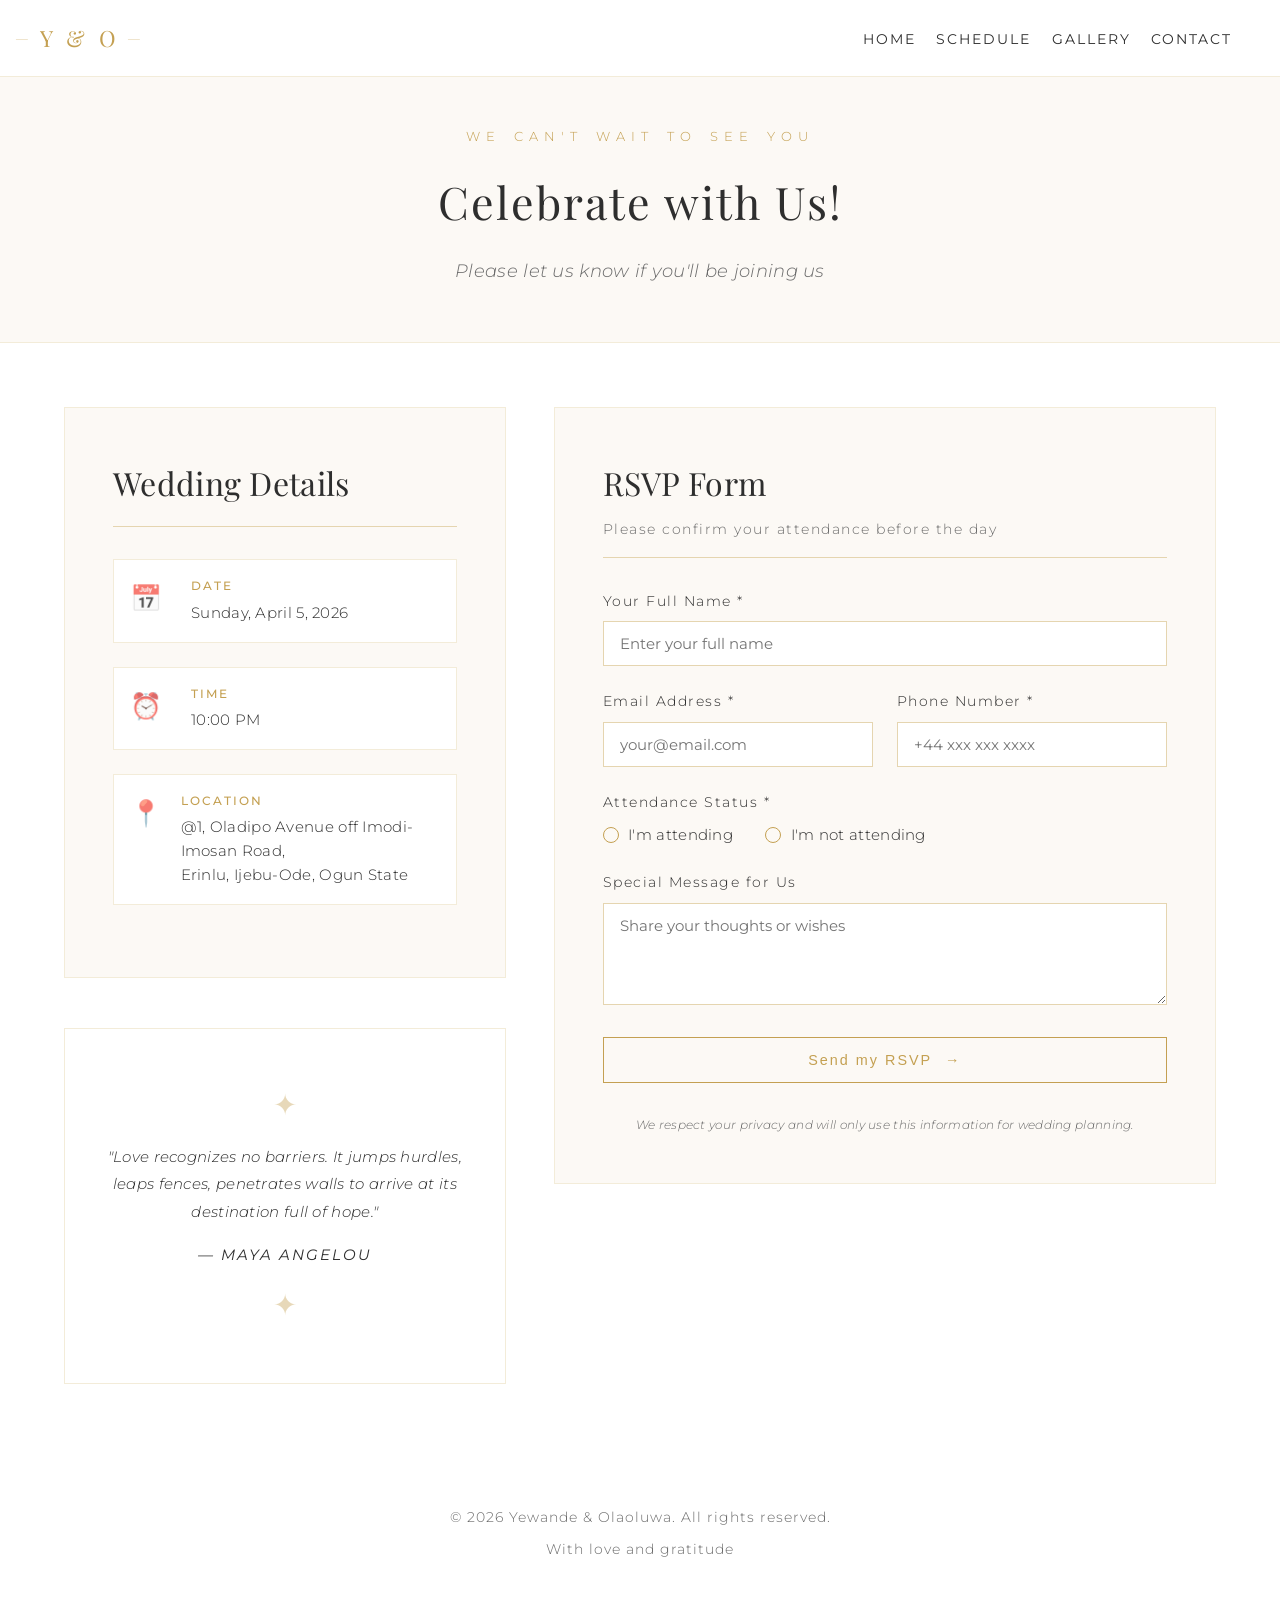
<file: rsvp.html>
<!DOCTYPE html>
<html lang="en">
<head>
    <meta charset="UTF-8">
    <meta name="viewport" content="width=device-width, initial-scale=1.0">
    <title>RSVP - Yewande & Olaoluwa's Wedding</title>
    <link rel="stylesheet" href="style.css">
    <link href="https://fonts.googleapis.com/css2?family=Playfair+Display:wght@300;400;600;700&family=Montserrat:wght@300;400;500;600&display=swap" rel="stylesheet">
</head>
<body class="rsvp-page">
    <nav class="navbar">
        <div class="nav-container">
            <a href="index.html" class="logo">Y & O</a>
            <div class="hamburger" id="hamburger">
                <span></span>
                <span></span>
                <span></span>
            </div>
            <div class="nav-menu" id="navMenu">
                <a href="index.html#home" class="nav-link">Home</a>
                <a href="index.html#schedule" class="nav-link">Schedule</a>
                <a href="index.html#gallery" class="nav-link">Gallery</a>
                <a href="index.html#contact" class="nav-link">Contact</a>
            </div>
        </div>
    </nav>

    <section class="rsvp-hero">
        <div class="rsvp-hero-pattern">
            <div class="pattern-dot"></div>
            <div class="pattern-dot"></div>
            <div class="pattern-dot"></div>
        </div>
        <div class="rsvp-hero-content">
            <span class="hero-pre-title">We Can't Wait to See You</span>
            <h1>Celebrate with Us!</h1>
            <p>Please let us know if you'll be joining us</p>
        </div>
    </section>

    <section class="rsvp-container">
        <div class="rsvp-wrapper">
            <div class="rsvp-left">
                <div class="rsvp-info">
                    <h2>Wedding Details</h2>
                    <div class="info-item">
                        <span class="info-icon">📅</span>
                        <div>
                            <h4>Date</h4>
                            <p>Sunday, April 5, 2026</p>
                        </div>
                    </div>
                    <div class="info-item">
                        <span class="info-icon">⏰</span>
                        <div>
                            <h4>Time</h4>
                            <p>10:00 PM</p>
                        </div>
                    </div>
                    <div class="info-item">
                        <span class="info-icon">📍</span>
                        <div>
                            <h4>Location</h4>
                            <p class="detail-value">@1, Oladipo Avenue off Imodi-Imosan Road,<br>
                                    Erinlu, Ijebu-Ode, Ogun State<br>
                                    </p>
                        </div>
                    </div>
                </div>

                <div class="rsvp-decorative">
                    <div class="decoration-element">✦</div>
                    <p>"Love recognizes no barriers. It jumps hurdles, leaps fences, penetrates walls to arrive at its destination full of hope."</p>
                    <p class="quote-author">— Maya Angelou</p>
                    <div class="decoration-element">✦</div>
                </div>
            </div>

            <div class="rsvp-right">
                <div class="rsvp-form-container">
                    <h2>RSVP Form</h2>
                    <p class="form-subtitle">Please confirm your attendance before the day</p>

                    <form id="rsvpForm" class="rsvp-form">
                        <div class="form-group">
                            <label for="fullName" class="form-label">Your Full Name *</label>
                            <input type="text" id="fullName" name="fullName" placeholder="Enter your full name" required>
                        </div>

                        <div class="form-row">
                            <div class="form-group">
                                <label for="email" class="form-label">Email Address *</label>
                                <input type="email" id="email" name="email" placeholder="your@email.com" required>
                            </div>

                            <div class="form-group">
                                <label for="phone" class="form-label">Phone Number *</label>
                                <input type="tel" id="phone" name="phone" placeholder="+44 xxx xxx xxxx" required>
                            </div>
                        </div>

                        <div class="form-group">
                            <label class="form-label">Attendance Status *</label>
                            <div class="radio-group">
                                <div class="radio-item">
                                    <input type="radio" id="attending" name="attendance" value="Attending" required>
                                    <label for="attending" class="radio-label">I'm attending</label>
                                </div>
                                <div class="radio-item">
                                    <input type="radio" id="notAttending" name="attendance" value="Not Attending" required>
                                    <label for="notAttending" class="radio-label">I'm not attending</label>
                                </div>
                            </div>
                        </div>

                        <div class="form-group" id="guestCountGroup" style="display: none;">
                            <label class="form-label">Will you bring a Plus One? *</label>
                            <div class="radio-group">
                                <div class="radio-item">
                                    <input type="radio" id="plus1Yes" name="plusOne" value="Yes">
                                    <label for="plus1Yes" class="radio-label">Yes, I'll bring someone</label>
                                </div>
                                <div class="radio-item">
                                    <input type="radio" id="plus1No" name="plusOne" value="No">
                                    <label for="plus1No" class="radio-label">No, I'll come alone</label>
                                </div>
                            </div>
                        </div>

                        <div class="form-group">
                            <label for="message" class="form-label">Special Message for Us</label>
                            <textarea id="message" name="message" placeholder="Share your thoughts or wishes" rows="4"></textarea>
                        </div>

                        <button type="submit" class="submit-btn" id="submitBtn">
                            <span>Send my RSVP</span>
                            <span class="submit-icon">→</span>
                        </button>
                    </form>

                    <div id="successMessage" class="success-message" style="display: none;">
                        <div class="success-icon">✓</div>
                        <h3>Thank You!</h3>
                        <p>Your RSVP has been submitted successfully.</p>
                        <p>A confirmation email will be sent to you shortly.</p>
                        <a href="index.html" class="back-home-btn">Return to Homepage</a>
                    </div>

                    <p class="form-note">We respect your privacy and will only use this information for wedding planning.</p>
                </div>
            </div>
        </div>
    </section>

    <footer class="footer">
        <div class="footer-content">
            <p>&copy; 2026 Yewande & Olaoluwa. All rights reserved.</p>
            <p class="footer-heart">With love and gratitude</p>
        </div>
    </footer>

    <script src="app.js"></script>
</body>
</html>
</file>
<file: style.css>
* {
    margin: 0;
    padding: 0;
    box-sizing: border-box;
}

:root {
    --pure-white: #ffffff;
    --warm-white: #fcf9f5;
    --soft-white: #faf7f2;
    --rich-gold: #c4a052;
    --antique-gold: #b38b3a;
    --pale-gold: #e5d5b0;
    --light-gold: #f3ecd9;
    --charcoal: #2e2e2e;
    --soft-charcoal: #4a4a4a;
    --warm-gray: #6b6b6b;
    --gold-glow: rgba(196, 160, 82, 0.15);
    --gold-fade: rgba(196, 160, 82, 0.08);
}

html {
    scroll-behavior: smooth;
}

body {
    font-family: 'Montserrat', 'Georgia', serif;
    background: var(--pure-white);
    color: var(--charcoal);
    line-height: 1.7;
    font-weight: 300;
    letter-spacing: 0.3px;
}

#envelope-wrapper {
    position: fixed;
    inset: 0;
    display: flex;
    align-items: center;
    justify-content: center;
    background: var(--pure-white);
    z-index: 2000;
    cursor: pointer;
    transition: opacity 0.8s ease, visibility 0.8s ease;
}

#envelope-wrapper.fade-out {
    opacity: 0;
    visibility: hidden;
}

.envelope-container {
    display: flex;
    flex-direction: column;
    align-items: center;
    gap: 2rem;
}

.envelope {
    position: relative;
    width: 340px;
    height: 240px;
    background: var(--warm-white);
    border: 1px solid var(--pale-gold);
    box-shadow: 0 15px 35px -10px var(--gold-glow);
    transition: transform 0.4s ease;
}

.envelope:hover {
    transform: translateY(-5px);
}

.envelope-flap {
    position: absolute;
    top: 0;
    left: 0;
    width: 100%;
    height: 45%;
    background: linear-gradient(145deg, var(--rich-gold), var(--antique-gold));
    transform-origin: top;
    transform: rotateX(0deg);
    transition: transform 0.5s cubic-bezier(0.4, 0, 0.2, 1);
    z-index: 2;
    border-bottom: 2px solid var(--rich-gold);
    clip-path: polygon(0% 0%, 100% 0%, 100% 85%, 50% 100%, 0% 85%);
}

.envelope-body {
    position: absolute;
    bottom: 0;
    left: 0;
    width: 100%;
    height: 65%;
    background: var(--pure-white);
    display: flex;
    align-items: center;
    justify-content: center;
}

.wax-seal {
    width: 90px;
    height: 90px;
    background: radial-gradient(circle at 30% 30%, var(--rich-gold), var(--antique-gold) 80%);
    border-radius: 50%;
    display: flex;
    align-items: center;
    justify-content: center;
    box-shadow: 0 5px 15px rgba(196, 160, 82, 0.3);
    border: 2px solid var(--pale-gold);
    position: relative;
}

.monogram {
    font-family: 'Playfair Display', serif;
    color: var(--pure-white);
    font-weight: 400;
    font-size: 26px;
    letter-spacing: 4px;
    text-shadow: 1px 1px 2px rgba(0,0,0,0.1);
}

.tap-hint {
    font-family: 'Montserrat', sans-serif;
    color: var(--antique-gold);
    font-size: 11px;
    letter-spacing: 5px;
    text-transform: uppercase;
    position: relative;
    padding-top: 0.5rem;
}

.navbar {
    position: fixed;
    top: 0;
    width: 100%;
    background: rgba(255, 255, 255, 0.98);
    border-bottom: 1px solid var(--light-gold);
    z-index: 1000;
    backdrop-filter: blur(8px);
}

.nav-container {
    max-width: 1400px;
    margin: 0 auto;
    padding: 1.2rem 2.5rem;
    display: flex;
    justify-content: space-between;
    align-items: center;
}

.logo {
    font-size: 1.4rem;
    font-weight: 300;
    color: var(--rich-gold);
    letter-spacing: 4px;
    text-decoration: none;
    position: relative;
    cursor: pointer;
    font-family: 'Playfair Display', serif;
}

.logo::before,
.logo::after {
    content: '—';
    position: absolute;
    top: 50%;
    transform: translateY(-50%);
    font-size: 1rem;
    color: var(--pale-gold);
    font-weight: 100;
}

.logo::before {
    left: -25px;
}

.logo::after {
    right: -25px;
}

.hamburger {
    display: none;
    flex-direction: column;
    cursor: pointer;
    gap: 5px;
    z-index: 1001;
}

.hamburger span {
    width: 25px;
    height: 2px;
    background: var(--rich-gold);
    transition: all 0.3s ease;
}

.hamburger.active span:nth-child(1) {
    transform: rotate(45deg) translate(5px, 5px);
}

.hamburger.active span:nth-child(2) {
    opacity: 0;
}

.hamburger.active span:nth-child(3) {
    transform: rotate(-45deg) translate(7px, -6px);
}


@media (max-width: 768px) {
    .hamburger {
        display: flex;
        flex-direction: column;
        cursor: pointer;
        gap: 5px;
        width: 30px;
        height: 24px;
        position: relative;
    }
    
    .hamburger span {
        display: block;
        width: 25px;
        height: 2px;
        background: var(--rich-gold);
        transition: all 0.3s ease-in-out;
        transform-origin: center;
    }
    
    .hamburger.active span:nth-child(1) {
        transform: translateY(7px) rotate(45deg);
    }
    
    .hamburger.active span:nth-child(2) {
        opacity: 0;
        transform: scaleX(0);
    }
    
    .hamburger.active span:nth-child(3) {
        transform: translateY(-7px) rotate(-45deg);
    }
    
    .nav-menu {
        display: none;
        flex-direction: column;
        position: absolute;
        top: 100%;
        left: 0;
        right: 0;
        background: var(--pure-white);
        border-bottom: 1px solid var(--light-gold);
        padding: 2rem;
        text-align: center;
        gap: 1.5rem;
    }

    .nav-link {
        font-size: 1.1rem;
        padding: 0.8rem;
        display: block;
    }

    .nav-menu.active {
        display: flex;
    }
    
    .logo::before,
    .logo::after {
        display: none;
    }
}

.nav-menu {
    gap: 3rem;
}

.nav-link {
    color: var(--charcoal);
    text-decoration: none;
    font-size: 0.9rem;
    font-weight: bolder;
    letter-spacing: 2px;
    text-transform: uppercase;
    transition: color 0.2s ease;
    padding: 0.5rem 0.5rem;
}

.nav-link:hover {
    color: var(--rich-gold);
}

.hero {
    position: relative;
    min-height: 100vh;
    display: flex;
    align-items: center;
    justify-content: center;
    margin-top: 70px;
    overflow: hidden;
}

.slideshow-container {
    position: absolute;
    top: 0;
    left: 0;
    width: 100%;
    height: 100%;
    z-index: 0;
}

.slide {
    position: absolute;
    top: 0;
    left: 0;
    width: 100%;
    height: 100%;
    background-size: cover;
    background-repeat: no-repeat;
    opacity: 0;
    animation: slideshow 15s infinite;
}

.slide:nth-child(1) {
    animation-delay: 0s;
    background-position: center;
}

.slide:nth-child(2) {
    animation-delay: 5s;
    background-position: center 26%;
}

.slide:nth-child(3) {
    animation-delay: 10s;
    background-position: center;
}

@keyframes slideshow {
    0% {opacity: 0;}
    5% {opacity: 1;}
    25% {opacity: 1;}
}

@media (max-width: 768px) {
    .slide {
        background-size: cover;
        background-position: center 3;
    }
}

.hero-overlay {
    position: absolute;
    top: 0;
    left: 0;
    width: 100%;
    height: 100%;
    background: rgba(0,0,0,0.5);
    z-index: 1;
}

.hero-content {
    position: relative;
    z-index: 2;
    text-align: center;
    max-width: 900px;
    padding: 3rem 2rem;
    animation: fadeIn 1.2s ease;
}

@keyframes fadeIn {
    from { opacity: 0; transform: translateY(20px); }
    to { opacity: 1; transform: translateY(0); }
}

.hero-pre-title {
    display: block;
    font-size: 0.8rem;
    letter-spacing: 8px;
    text-transform: uppercase;
    color: var(--rich-gold);
    margin-bottom: 1.5rem;
    font-weight: 300;
    word-spacing: 4px;
}

.hero-title {
    font-size: 4.6rem;
    font-weight: 300;
    letter-spacing: 2px;
    margin-bottom: 1.5rem;
    line-height: 1.3;
    font-family: 'Playfair Display', serif;
    color: rgba(49, 49, 49, 0.733);
}

.ampersand {
    font-family: 'Playfair Display', serif;
    font-style: italic;
    color: var(--rich-gold);
    font-size: 1.3em;
    margin: 0 0.8rem;
    font-weight: 300;
}

.hero-subtitle {
    font-size: clamp(1rem, 2.2vw, 1.2rem);
    font-weight: 300;
    margin: 2rem auto;
    color: var(--warm-gray);
    letter-spacing: 0.5px;
    font-style: italic;
    max-width: 500px;
    line-height: 1.8;
}

.hero-date {
    font-size: clamp(1rem, 2vw, 1.1rem);
    color: var(--rich-gold);
    font-weight: 300;
    margin: 2.5rem 0;
    letter-spacing: 3px;
    border-top: 1px solid var(--light-gold);
    border-bottom: 1px solid var(--light-gold);
    display: inline-block;
    padding: 10px 30px;
}

.cta-button {
    display: inline-block;
    padding: 16px 52px;
    background: transparent;
    color: var(--rich-gold);
    text-decoration: none;
    border: 1px solid var(--rich-gold);
    font-size: 0.9rem;
    font-weight: 400;
    letter-spacing: 3px;
    transition: all 0.3s ease;
    cursor: pointer;
}

.cta-button:hover {
    background: var(--rich-gold);
    color: var(--pure-white);
    border-color: var(--rich-gold);
}

.schedule-section {
    padding: 6rem 1.5rem;
    background: var(--warm-white);
}

.section-wrapper {
    max-width: 900px;
    margin: 0 auto;
    padding: 0 1.5rem;
}

.section-title {
    font-size: clamp(1.8rem, 4vw, 2.8rem);
    text-align: center;
    color: var(--charcoal);
    margin-bottom: 0.5rem;
    font-weight: 300;
    letter-spacing: 1px;
    font-family: 'Playfair Display', serif;
    text-transform: uppercase;
}

.divider-center {
    display: flex;
    align-items: center;
    justify-content: center;
    margin: 1.5rem auto 2.5rem;
}

.divider-icon-large {
    font-size: 1.8rem;
    color: var(--rich-gold);
    opacity: 0.5;
}

.wedding-event-card {
    background: var(--pure-white);
    padding: clamp(2rem, 5vw, 3.5rem);
    box-shadow: 0 20px 40px -15px var(--gold-glow);
    border: 1px solid var(--light-gold);
    max-width: 700px;
    margin: 0 auto;
    transition: transform 0.3s ease;
}

.wedding-event-card:hover {
    transform: translateY(-5px);
}

.event-header {
    text-align: center;
    margin-bottom: 2.5rem;
}

.event-icon {
    font-size: 2.8rem;
    margin-bottom: 1rem;
    color: var(--rich-gold);
    opacity: 0.7;
}

.event-title {
    font-size: clamp(1.6rem, 3vw, 2rem);
    color: var(--charcoal);
    margin-bottom: 1rem;
    font-weight: 300;
    letter-spacing: 0.5px;
    font-family: 'Playfair Display', serif;
}

.time-badge {
    display: inline-block;
    background: transparent;
    color: var(--rich-gold);
    padding: 8px 28px;
    border: 1px solid var(--pale-gold);
    font-size: 0.95rem;
    font-weight: 300;
    letter-spacing: 3px;
}

.event-details {
    margin: 2.5rem 0;
}

.detail-item {
    display: flex;
    gap: 1.2rem;
    margin-bottom: 1.2rem;
    padding: 1rem 1.5rem;
    background: var(--warm-white);
    transition: all 0.2s ease;
}

.detail-item:hover {
    background: var(--light-gold);
}

.detail-icon {
    font-size: 1.6rem;
    width: 45px;
    display: flex;
    align-items: flex-start;
    opacity: 0.6;
}

.detail-label {
    color: var(--rich-gold);
    font-size: 0.75rem;
    font-weight: 500;
    margin-bottom: 0.2rem;
    letter-spacing: 2px;
    text-transform: uppercase;
}

.detail-value {
    color: var(--charcoal);
    font-size: 0.95rem;
    line-height: 1.6;
}

.event-buttons {
    display: grid;
    grid-template-columns: 1fr 1fr;
    gap: 1.5rem;
    margin-top: 2.5rem;
}

.event-btn {
    padding: 12px 24px;
    border: 1px solid var(--pale-gold);
    background: transparent;
    color: var(--charcoal);
    cursor: pointer;
    transition: all 0.3s ease;
    font-weight: 300;
    font-size: 0.85rem;
    display: flex;
    align-items: center;
    justify-content: center;
    gap: 0.6rem;
    letter-spacing: 1.5px;
}

.btn-icon {
    font-size: 1rem;
    opacity: 0.5;
}

.event-btn:hover {
    border-color: var(--rich-gold);
    color: var(--rich-gold);
}

.event-btn:hover .btn-icon {
    opacity: 1; 
}

.gallery-section {
    padding: 4rem 1.5rem;
    background: var(--pure-white);
}

.gallery-grid {
    display: flex;
    flex-wrap: wrap;
    justify-content: center;
    gap: 20px;
    max-width: 1200px;
    margin: 2rem auto 0;
}

.gallery-grid img{
    height: auto;
    max-width: 300px;
    width: 100%;
    border-radius: 8px;
    object-fit: cover;
}

.gallery-grid video{
    height: auto;
    max-width: 300px;
    width: 100%;
    border-radius: 8px;
}

.gallery-item {
    position: relative;
    overflow: hidden;
    border-radius: 8px;
    cursor: pointer;
    margin: 0 auto;
    box-shadow: 0 2px 8px rgba(0, 0, 0, 0.1);
}

.gallery-item img{
    object-fit: cover;
    transition: transform 0.3s ease;
}

.gallery-item video{
    object-fit: cover;
    transition: transform 0.3s ease;
}

.gallery-overlay {
    display: none;
}

.video-thumbnail {
    position: relative;
    cursor: pointer;
    border-radius: 8px;
    overflow: hidden;
    max-width: 300px;
    width: 100%;
    box-shadow: 0 2px 8px rgba(0, 0, 0, 0.1);
    transition: transform 0.3s ease;
}

.video-thumbnail:hover {
    transform: scale(1.02);
}

.video-thumbnail video {
    width: 100%;
    height: auto;
    display: block;
    pointer-events: none;
}

.play-button {
    position: absolute;
    top: 50%;
    left: 50%;
    transform: translate(-50%, -50%);
    width: 50px;
    height: 50px;
    background: rgba(196, 160, 82, 0.9);
    border-radius: 50%;
    display: flex;
    align-items: center;
    justify-content: center;
    color: white;
    font-size: 20px;
    transition: all 0.3s ease;
    pointer-events: none;
}

.video-thumbnail:hover .play-button {
    background: var(--rich-gold);
    transform: translate(-50%, -50%) scale(1.1);
}

.video-modal {
    display: none;
    position: fixed;
    top: 0;
    left: 0;
    width: 100%;
    height: 100%;
    background: rgba(0, 0, 0, 0.9);
    z-index: 2000;
    align-items: center;
    justify-content: center;
    cursor: pointer;
}

.video-modal-content {
    position: relative;
    width: 90%;
    max-width: 900px;
    background: black;
    border-radius: 8px;
    overflow: hidden;
    cursor: default;
}

.close-modal {
    position: absolute;
    top: -40px;
    right: 0;
    color: white;
    font-size: 35px;
    font-weight: bold;
    cursor: pointer;
    transition: color 0.3s ease;
    z-index: 10;
}

.close-modal:hover {
    color: var(--rich-gold);
}

#modalVideo {
    width: 100%;
    height: auto;
    display: block;
}

@media (max-width: 768px) {
    .video-thumbnail {
        max-width: 200px;
    }
    
    .play-button {
        width: 40px;
        height: 40px;
        font-size: 16px;
    }
    
    .close-modal {
        top: -35px;
        font-size: 30px;
    }
    
    .video-modal-content {
        width: 95%;
    }

    .gallery-grid {
        gap: 15px;
    }

    .gallery-grid img,
    .gallery-grid video {
        max-width:200px;
    }
}

@media (max-width: 480px) {
    .video-thumbnail {
        max-width: 150px;
    }
    
    .play-button {
        width: 35px;
        height: 35px;
        font-size: 14px;
    }

    .gallery-grid {
        gap: 10px;
    }

    .gallery-grid img,
    .gallery-grid video{
        max-width: 150px;
    }
}

.contact-section {
    padding: 6rem 1.5rem;
    background: var(--pure-white);
}

.contact-content {
    display: grid;
    grid-template-columns: repeat(auto-fit, minmax(280px, 1fr));
    gap: 2.5rem;
    margin-top: 3rem;
    max-width: 800px;
    margin-left: auto;
    margin-right: auto;
}

.contact-card-inner {
    background: var(--warm-white);
    padding: 2.5rem 2rem;
    text-align: center;
    border: 1px solid var(--light-gold);
    transition: all 0.3s ease;
}

.contact-card-inner:hover {
    border-color: var(--rich-gold);
    transform: translateY(-3px);
    box-shadow: 0 15px 30px -10px var(--gold-glow);
}

.contact-icon {
    font-size: 2.2rem;
    margin-bottom: 1rem;
    color: var(--rich-gold);
    opacity: 0.7;
}

.contact-card h3 {
    color: var(--rich-gold);
    font-size: 0.9rem;
    margin-bottom: 0.5rem;
    font-weight: 400;
    letter-spacing: 3px;
    text-transform: uppercase;
}

.contact-name {
    font-size: 1.8rem;
    color: var(--charcoal);
    font-weight: 300;
    margin: 0.8rem 0 1.2rem;
    font-family: 'Playfair Display', serif;
}

.contact-phone {
    display: inline-flex;
    align-items: center;
    gap: 0.8rem;
    color: var(--warm-gray);
    text-decoration: none;
    font-size: 0.95rem;
    font-weight: 300;
    transition: color 0.2s ease;
    padding: 0.6rem 1.2rem;
    border: 1px solid var(--light-gold);
}

.contact-phone:hover {
    color: var(--rich-gold);
    border-color: var(--rich-gold);
}

.cta-section {
    padding: 6rem 1.5rem;
    background: var(--warm-white);
    text-align: center;
    color: var(--charcoal);
    border-top: 1px solid var(--light-gold);
    border-bottom: 1px solid var(--light-gold);
}

.cta-section h2 {
    font-size: clamp(1.8rem, 4vw, 2.8rem);
    margin-bottom: 1rem;
    font-weight: 300;
    letter-spacing: 2px;
    font-family: 'Playfair Display', serif;
    color: var(--charcoal);
}

.cta-section p {
    font-size: clamp(0.95rem, 2vw, 1.1rem);
    margin-bottom: 2.5rem;
    color: var(--warm-gray);
    font-style: italic;
    max-width: 450px;
    margin-left: auto;
    margin-right: auto;
}

.cta-button-large {
    display: inline-block;
    padding: 16px 52px;
    background: transparent;
    color: var(--rich-gold);
    text-decoration: none;
    border: 1px solid var(--rich-gold);
    font-size: 0.95rem;
    font-weight: 400;
    letter-spacing: 3px;
    transition: all 0.3s ease;
}

.cta-button-large:hover {
    background: var(--rich-gold);
    color: var(--pure-white);
    border-color: var(--rich-gold);
}

.footer {
    padding: 3rem 1.5rem;
    background: var(--pure-white);
    color: var(--warm-gray);
    text-align: center;
}

.footer-content {
    max-width: 500px;
    margin: 0 auto;
}

.footer p {
    margin: 0.6rem 0;
    font-size: 0.85rem;
    letter-spacing: 1px;
    font-weight: 300;
}

.footer-heart {
    font-size: 0.8rem;
}

.heart {
    color: var(--rich-gold);
}

.rsvp-page {
    background: var(--pure-white);
}

.rsvp-hero {
    background: var(--warm-white);
    min-height: 30vh;
    display: flex;
    align-items: center;
    justify-content: center;
    text-align: center;
    margin-top: 70px;
    padding: 3.5rem 2rem;
    border-bottom: 1px solid var(--light-gold);
}

.rsvp-hero-content {
    max-width: 650px;
}

.rsvp-hero-content .hero-pre-title {
    color: var(--rich-gold);
    font-size: 0.8rem;
    letter-spacing: 6px;
    margin-bottom: 1rem;
}

.rsvp-hero-content h1 {
    font-size: clamp(1.8rem, 3.5vw, 3rem);
    font-weight: 300;
    letter-spacing: 2px;
    margin-bottom: 1rem;
    font-family: 'Playfair Display', serif;
    color: var(--charcoal);
}

.rsvp-hero-content p {
    font-size: clamp(0.95rem, 2vw, 1.1rem);
    color: var(--warm-gray);
    font-style: italic;
}

.rsvp-container {
    padding: 4rem 1.5rem;
    max-width: 1200px;
    margin: 0 auto;
}

.rsvp-wrapper {
    display: grid;
    grid-template-columns: 1fr 1.5fr;
    gap: 3rem;
    align-items: start;
}

@media (max-width: 900px) {
    .rsvp-wrapper {
        grid-template-columns: 1fr;
        gap: 2rem;
    }
    
    .rsvp-left {
        max-width: 550px;
        margin: 0 auto;
    }
}

.rsvp-info {
    background: var(--warm-white);
    padding: clamp(2rem, 4vw, 3rem);
    border: 1px solid var(--light-gold);
}

.rsvp-info h2 {
    font-size: clamp(1.5rem, 3vw, 2rem);
    color: var(--charcoal);
    margin-bottom: 2rem;
    font-weight: 300;
    font-family: 'Playfair Display', serif;
    border-bottom: 1px solid var(--pale-gold);
    padding-bottom: 1rem;
}

.info-item {
    display: flex;
    gap: 1rem;
    margin-bottom: 1.5rem;
    padding: 1rem;
    background: var(--pure-white);
    border: 1px solid var(--light-gold);
}

.info-icon {
    font-size: 1.6rem;
    width: 45px;
    display: flex;
    align-items: flex-start;
    color: var(--rich-gold);
    opacity: 0.7;
}

.info-item h4 {
    color: var(--rich-gold);
    font-size: 0.75rem;
    margin-bottom: 0.2rem;
    font-weight: 500;
    letter-spacing: 2px;
    text-transform: uppercase;
}

.info-item p {
    color: var(--charcoal);
    font-size: 0.95rem;
}

.rsvp-decorative {
    margin-top: 50px;
    text-align: center;
    padding: 2.5rem 2rem;
    background: var(--pure-white);
    border: 1px solid var(--light-gold);
}

.decoration-element {
    font-size: 1.8rem;
    color: var(--rich-gold);
    margin: 0.8rem 0;
    opacity: 0.4;
}

.rsvp-decorative p {
    color: var(--charcoal);
    font-style: italic;
    line-height: 1.8;
    font-size: 0.95rem;
}

.quote-author {
    color: var(--rich-gold);
    font-size: 0.75rem;
    margin-top: 1rem;
    font-weight: 400;
    text-transform: uppercase;
    letter-spacing: 2px;
}

.rsvp-form-container {
    background: var(--warm-white);
    padding: clamp(2rem, 4vw, 3rem);
    border: 1px solid var(--light-gold);
}

.rsvp-form-container h2 {
    font-size: clamp(1.5rem, 3vw, 2rem);
    color: var(--charcoal);
    margin-bottom: 0.5rem;
    font-weight: 300;
    font-family: 'Playfair Display', serif;
}

.form-subtitle {
    color: var(--warm-gray);
    margin-bottom: 2rem;
    font-size: 0.85rem;
    letter-spacing: 1.5px;
    border-bottom: 1px solid var(--pale-gold);
    padding-bottom: 1rem;
}

.form-group {
    margin-bottom: 1.5rem;
}

.form-label {
    display: block;
    color: var(--charcoal);
    margin-bottom: 0.5rem;
    font-weight: 300;
    font-size: 0.85rem;
    letter-spacing: 1.5px;
}

.rsvp-form input[type="text"],
.rsvp-form input[type="email"],
.rsvp-form input[type="tel"],
.rsvp-form textarea {
    width: 100%;
    padding: 12px 16px;
    border: 1px solid var(--pale-gold);
    background: var(--pure-white);
    font-family: inherit;
    font-size: 0.95rem;
    color: var(--charcoal);
    transition: all 0.2s ease;
}

.rsvp-form input:focus,
.rsvp-form textarea:focus {
    outline: none;
    border-color: var(--rich-gold);
}

.form-row {
    display: grid;
    grid-template-columns: 1fr 1fr;
    gap: 1.5rem;
}

@media (max-width: 700px) {
    .form-row {
        grid-template-columns: 1fr;
        gap: 1rem;
    }
    
    .event-buttons {
        grid-template-columns: 1fr;
    }
}

.radio-group {
    display: flex;
    gap: 2rem;
    margin-top: 0.5rem;
}

@media (max-width: 500px) {
    .radio-group {
        flex-direction: column;
        gap: 0.8rem;
    }
}

.radio-item {
    display: flex;
    align-items: center;
    gap: 0.6rem;
}

.radio-item input[type="radio"] {
    appearance: none;
    width: 16px;
    height: 16px;
    border: 1px solid var(--rich-gold);
    border-radius: 50%;
    cursor: pointer;
    position: relative;
}

.radio-item input[type="radio"]:checked::before {
    content: '';
    position: absolute;
    top: 50%;
    left: 50%;
    transform: translate(-50%, -50%);
    width: 6px;
    height: 6px;
    background: var(--rich-gold);
    border-radius: 50%;
}

.radio-label {
    cursor: pointer;
    font-weight: 300;
    color: var(--charcoal);
    font-size: 0.95rem;
}

.submit-btn {
    padding: 14px 36px;
    background: transparent;
    color: var(--rich-gold);
    border: 1px solid var(--rich-gold);
    font-size: 0.9rem;
    font-weight: 400;
    cursor: pointer;
    transition: all 0.3s ease;
    margin-top: 1rem;
    display: flex;
    align-items: center;
    justify-content: center;
    gap: 0.8rem;
    letter-spacing: 2px;
    width: 100%;
}

.submit-btn:hover {
    background: var(--rich-gold);
    color: var(--pure-white);
    border-color: var(--rich-gold);
}

.submit-btn:hover .submit-icon {
    transform: translateX(3px);
}

.submit-icon {
    transition: transform 0.3s ease;
}

.form-note {
    font-size: 0.75rem;
    color: var(--warm-gray);
    text-align: center;
    margin-top: 2rem;
    font-style: italic;
}

.success-message {
    text-align: center;
    padding: 3rem 2rem;
    background: var(--pure-white);
    border: 1px solid var(--pale-gold);
}

.success-icon {
    width: 50px;
    height: 50px;
    border: 1px solid var(--rich-gold);
    border-radius: 50%;
    display: flex;
    align-items: center;
    justify-content: center;
    font-size: 1.6rem;
    color: var(--rich-gold);
    margin: 0 auto 1.5rem;
}

.success-message h3 {
    font-size: 1.8rem;
    color: var(--charcoal);
    margin-bottom: 1rem;
    font-weight: 300;
    font-family: 'Playfair Display', serif;
}

.success-message p {
    color: var(--warm-gray);
    margin-bottom: 1rem;
    font-size: 1rem;
}

.back-home-btn {
    display: inline-block;
    padding: 12px 36px;
    background: transparent;
    color: var(--rich-gold);
    text-decoration: none;
    border: 1px solid var(--rich-gold);
    font-size: 0.9rem;
    font-weight: 400;
    letter-spacing: 2px;
    transition: all 0.3s ease;
    margin-top: 1.5rem;
}

.back-home-btn:hover {
    background: var(--rich-gold);
    color: var(--pure-white);
    border-color: var(--rich-gold);
}

@media (max-width: 500px) {
    .nav-container {
        padding: 1rem 1.5rem;
    }
    
    .hero-title {
        font-size: 2rem;
    }
    
    .envelope {
        width: 280px;
        height: 200px;
    }
    
    .wax-seal {
        width: 70px;
        height: 70px;
    }
    
    .monogram {
        font-size: 22px;
    }
}
</file>
